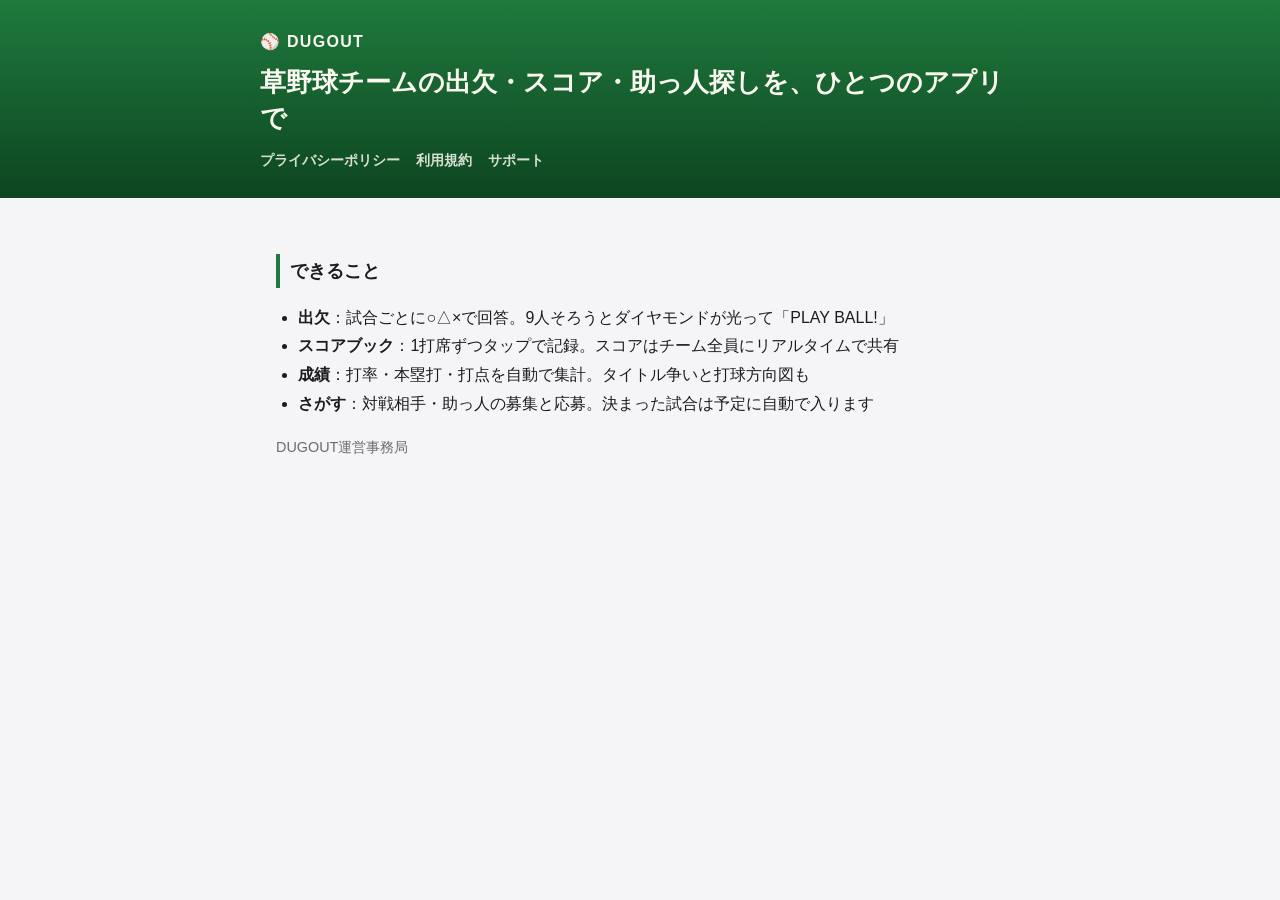
<file: index.html>
<!doctype html>
<html lang="ja">
<head>
<meta charset="utf-8">
<meta name="viewport" content="width=device-width, initial-scale=1">
<title>DUGOUT | 草野球チームの出欠・スコア・助っ人探し</title>
<link rel="stylesheet" href="style.css">
</head>
<body>
<header><div class="inner">
  <a href="index.html">⚾ DUGOUT</a>
  <h1>草野球チームの出欠・スコア・助っ人探しを、ひとつのアプリで</h1>
  <nav><a href="privacy.html">プライバシーポリシー</a><a href="terms.html">利用規約</a><a href="support.html">サポート</a></nav>
</div></header>
<main>
<h2>できること</h2>
<ul>
  <li><strong>出欠</strong>：試合ごとに○△×で回答。9人そろうとダイヤモンドが光って「PLAY BALL!」</li>
  <li><strong>スコアブック</strong>：1打席ずつタップで記録。スコアはチーム全員にリアルタイムで共有</li>
  <li><strong>成績</strong>：打率・本塁打・打点を自動で集計。タイトル争いと打球方向図も</li>
  <li><strong>さがす</strong>：対戦相手・助っ人の募集と応募。決まった試合は予定に自動で入ります</li>
</ul>
<p class="meta">DUGOUT運営事務局</p>
</main>
</body>
</html>
</file>
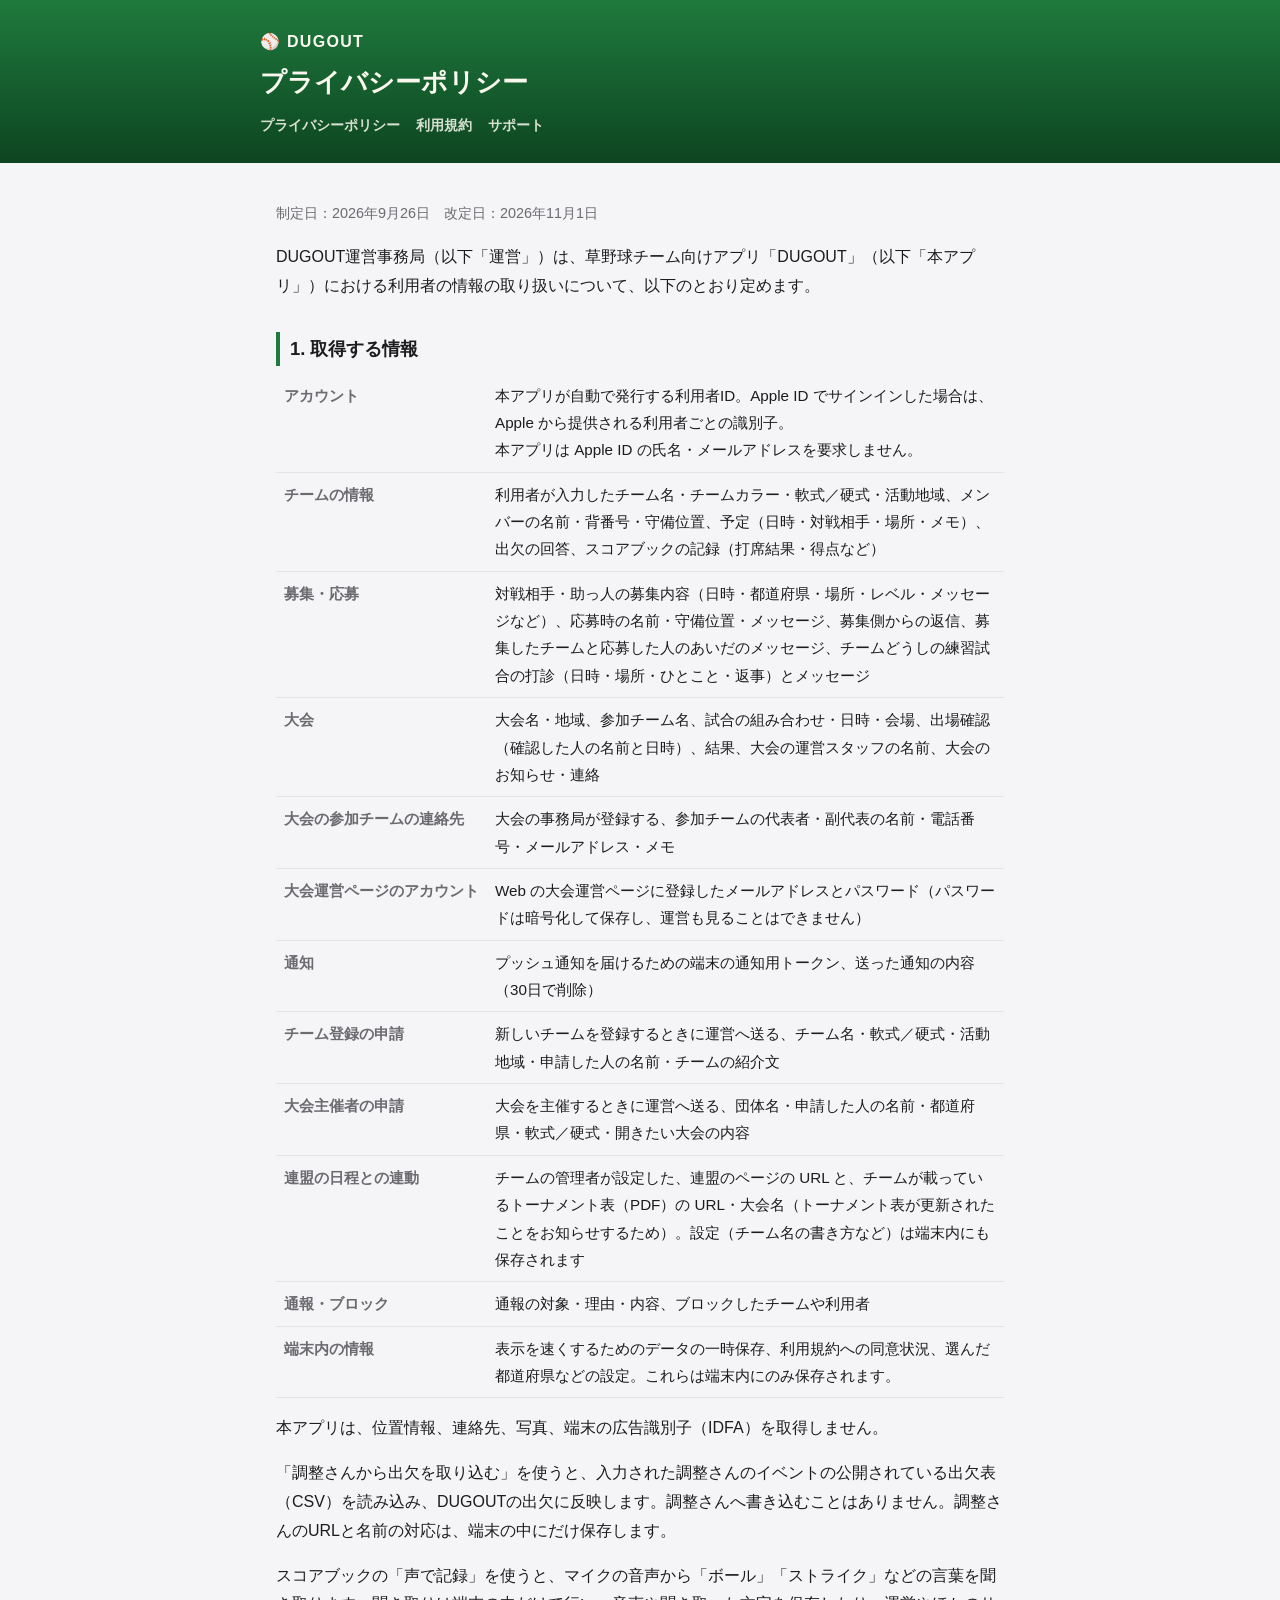
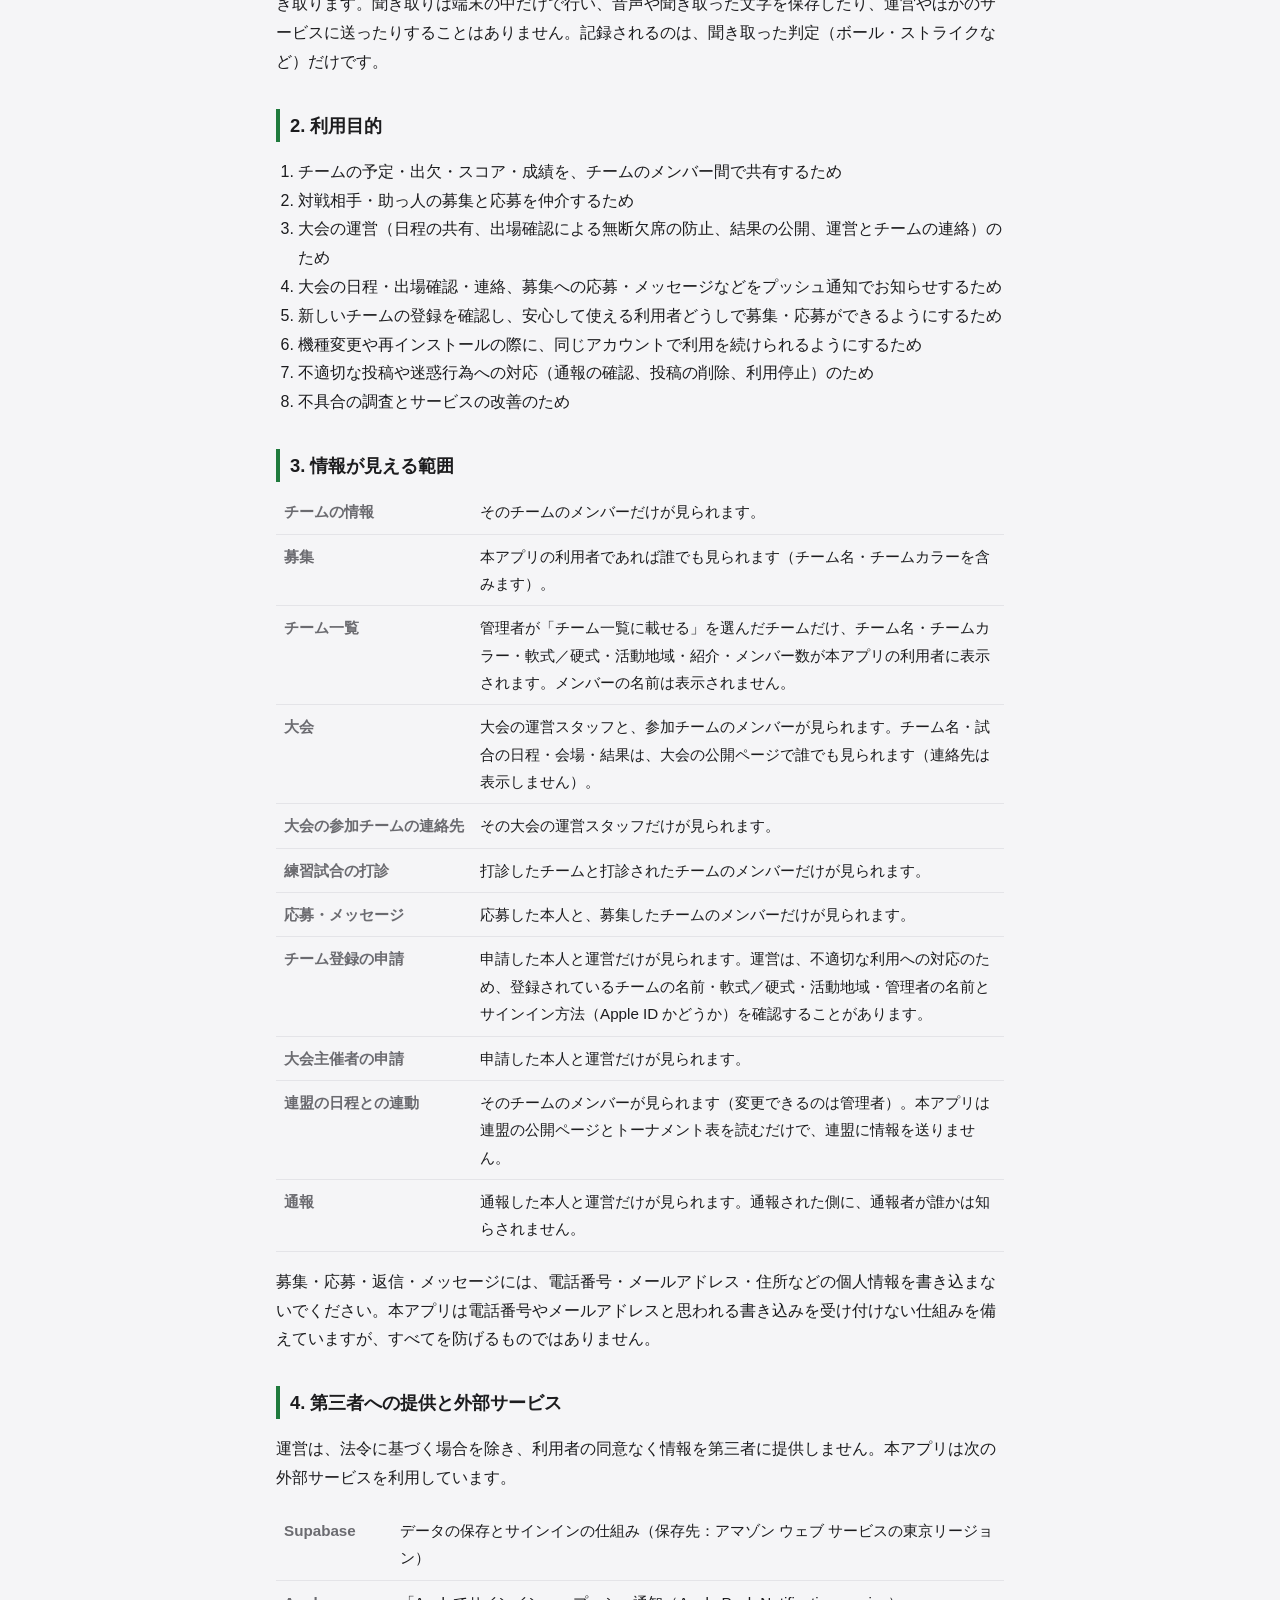
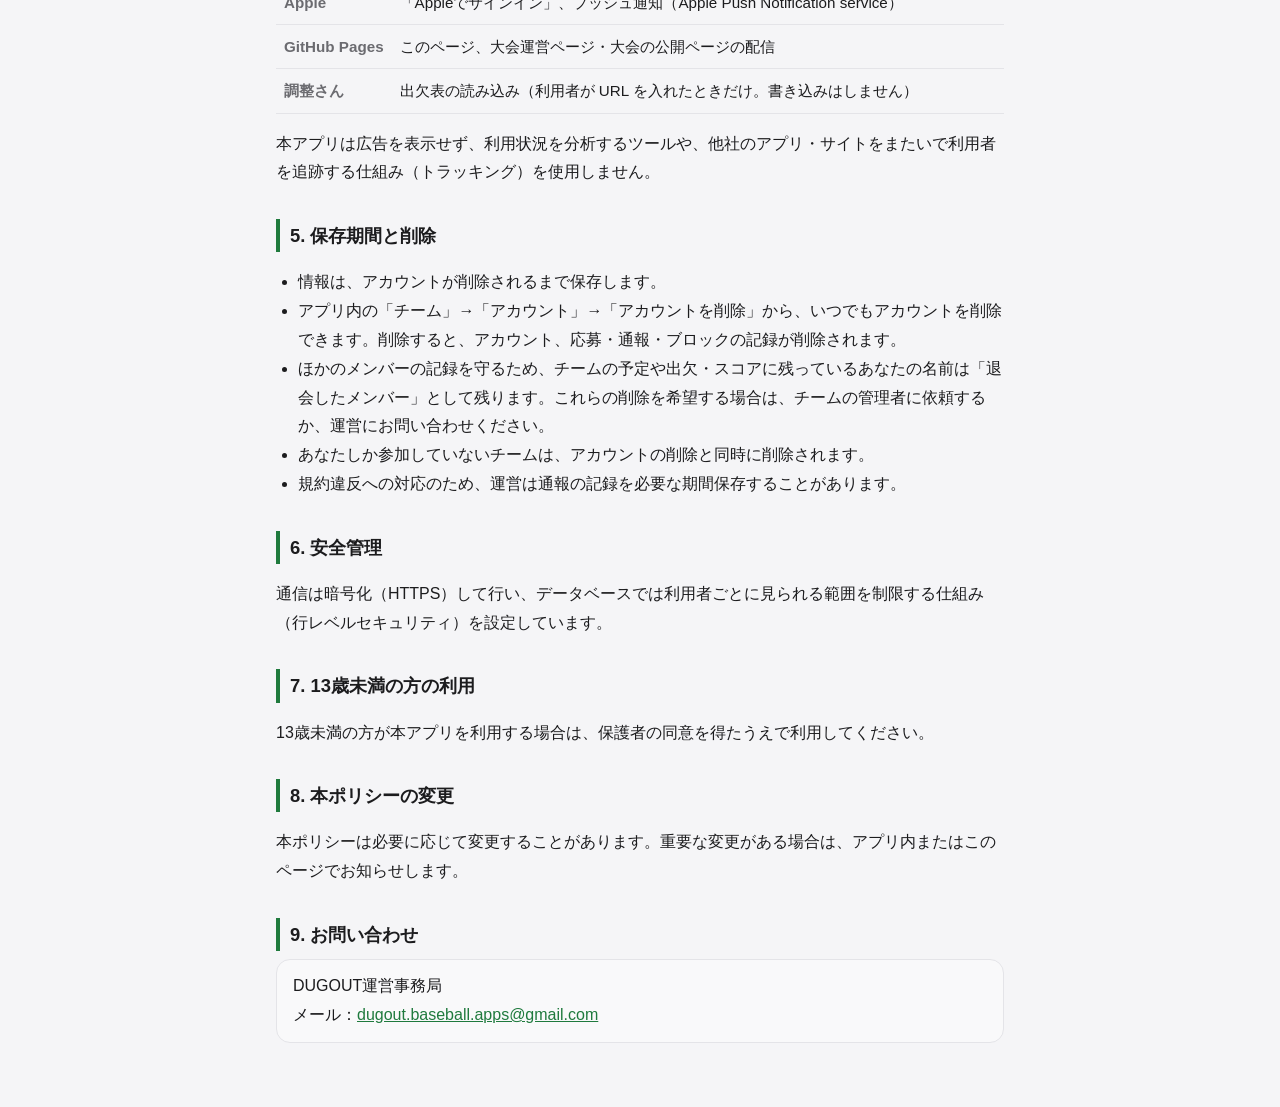
<file: privacy.html>
<!doctype html>
<html lang="ja">
<head>
<meta charset="utf-8">
<meta name="viewport" content="width=device-width, initial-scale=1">
<title>プライバシーポリシー | DUGOUT</title>
<link rel="stylesheet" href="style.css">
</head>
<body>
<header><div class="inner">
  <a href="index.html">⚾ DUGOUT</a>
  <h1>プライバシーポリシー</h1>
  <nav><a href="privacy.html">プライバシーポリシー</a><a href="terms.html">利用規約</a><a href="support.html">サポート</a></nav>
</div></header>
<main>
<p class="meta">制定日：2026年9月26日　改定日：2026年11月1日</p>

<p>DUGOUT運営事務局（以下「運営」）は、草野球チーム向けアプリ「DUGOUT」（以下「本アプリ」）における利用者の情報の取り扱いについて、以下のとおり定めます。</p>

<h2>1. 取得する情報</h2>
<table>
  <tr><th>アカウント</th><td>本アプリが自動で発行する利用者ID。Apple ID でサインインした場合は、Apple から提供される利用者ごとの識別子。<br>本アプリは Apple ID の氏名・メールアドレスを要求しません。</td></tr>
  <tr><th>チームの情報</th><td>利用者が入力したチーム名・チームカラー・軟式／硬式・活動地域、メンバーの名前・背番号・守備位置、予定（日時・対戦相手・場所・メモ）、出欠の回答、スコアブックの記録（打席結果・得点など）</td></tr>
  <tr><th>募集・応募</th><td>対戦相手・助っ人の募集内容（日時・都道府県・場所・レベル・メッセージなど）、応募時の名前・守備位置・メッセージ、募集側からの返信、募集したチームと応募した人のあいだのメッセージ、チームどうしの練習試合の打診（日時・場所・ひとこと・返事）とメッセージ</td></tr>
  <tr><th>大会</th><td>大会名・地域、参加チーム名、試合の組み合わせ・日時・会場、出場確認（確認した人の名前と日時）、結果、大会の運営スタッフの名前、大会のお知らせ・連絡</td></tr>
  <tr><th>大会の参加チームの連絡先</th><td>大会の事務局が登録する、参加チームの代表者・副代表の名前・電話番号・メールアドレス・メモ</td></tr>
  <tr><th>大会運営ページのアカウント</th><td>Web の大会運営ページに登録したメールアドレスとパスワード（パスワードは暗号化して保存し、運営も見ることはできません）</td></tr>
  <tr><th>通知</th><td>プッシュ通知を届けるための端末の通知用トークン、送った通知の内容（30日で削除）</td></tr>
  <tr><th>チーム登録の申請</th><td>新しいチームを登録するときに運営へ送る、チーム名・軟式／硬式・活動地域・申請した人の名前・チームの紹介文</td></tr>
  <tr><th>大会主催者の申請</th><td>大会を主催するときに運営へ送る、団体名・申請した人の名前・都道府県・軟式／硬式・開きたい大会の内容</td></tr>
  <tr><th>連盟の日程との連動</th><td>チームの管理者が設定した、連盟のページの URL と、チームが載っているトーナメント表（PDF）の URL・大会名（トーナメント表が更新されたことをお知らせするため）。設定（チーム名の書き方など）は端末内にも保存されます</td></tr>
  <tr><th>通報・ブロック</th><td>通報の対象・理由・内容、ブロックしたチームや利用者</td></tr>
  <tr><th>端末内の情報</th><td>表示を速くするためのデータの一時保存、利用規約への同意状況、選んだ都道府県などの設定。これらは端末内にのみ保存されます。</td></tr>
</table>
<p>本アプリは、位置情報、連絡先、写真、端末の広告識別子（IDFA）を取得しません。</p>
<p>「調整さんから出欠を取り込む」を使うと、入力された調整さんのイベントの公開されている出欠表（CSV）を読み込み、DUGOUTの出欠に反映します。調整さんへ書き込むことはありません。調整さんのURLと名前の対応は、端末の中にだけ保存します。</p>
<p>スコアブックの「声で記録」を使うと、マイクの音声から「ボール」「ストライク」などの言葉を聞き取ります。聞き取りは端末の中だけで行い、音声や聞き取った文字を保存したり、運営やほかのサービスに送ったりすることはありません。記録されるのは、聞き取った判定（ボール・ストライクなど）だけです。</p>

<h2>2. 利用目的</h2>
<ol>
  <li>チームの予定・出欠・スコア・成績を、チームのメンバー間で共有するため</li>
  <li>対戦相手・助っ人の募集と応募を仲介するため</li>
  <li>大会の運営（日程の共有、出場確認による無断欠席の防止、結果の公開、運営とチームの連絡）のため</li>
  <li>大会の日程・出場確認・連絡、募集への応募・メッセージなどをプッシュ通知でお知らせするため</li>
  <li>新しいチームの登録を確認し、安心して使える利用者どうしで募集・応募ができるようにするため</li>
  <li>機種変更や再インストールの際に、同じアカウントで利用を続けられるようにするため</li>
  <li>不適切な投稿や迷惑行為への対応（通報の確認、投稿の削除、利用停止）のため</li>
  <li>不具合の調査とサービスの改善のため</li>
</ol>

<h2>3. 情報が見える範囲</h2>
<table>
  <tr><th>チームの情報</th><td>そのチームのメンバーだけが見られます。</td></tr>
  <tr><th>募集</th><td>本アプリの利用者であれば誰でも見られます（チーム名・チームカラーを含みます）。</td></tr>
  <tr><th>チーム一覧</th><td>管理者が「チーム一覧に載せる」を選んだチームだけ、チーム名・チームカラー・軟式／硬式・活動地域・紹介・メンバー数が本アプリの利用者に表示されます。メンバーの名前は表示されません。</td></tr>
  <tr><th>大会</th><td>大会の運営スタッフと、参加チームのメンバーが見られます。チーム名・試合の日程・会場・結果は、大会の公開ページで誰でも見られます（連絡先は表示しません）。</td></tr>
  <tr><th>大会の参加チームの連絡先</th><td>その大会の運営スタッフだけが見られます。</td></tr>
  <tr><th>練習試合の打診</th><td>打診したチームと打診されたチームのメンバーだけが見られます。</td></tr>
  <tr><th>応募・メッセージ</th><td>応募した本人と、募集したチームのメンバーだけが見られます。</td></tr>
  <tr><th>チーム登録の申請</th><td>申請した本人と運営だけが見られます。運営は、不適切な利用への対応のため、登録されているチームの名前・軟式／硬式・活動地域・管理者の名前とサインイン方法（Apple ID かどうか）を確認することがあります。</td></tr>
  <tr><th>大会主催者の申請</th><td>申請した本人と運営だけが見られます。</td></tr>
  <tr><th>連盟の日程との連動</th><td>そのチームのメンバーが見られます（変更できるのは管理者）。本アプリは連盟の公開ページとトーナメント表を読むだけで、連盟に情報を送りません。</td></tr>
  <tr><th>通報</th><td>通報した本人と運営だけが見られます。通報された側に、通報者が誰かは知らされません。</td></tr>
</table>
<p>募集・応募・返信・メッセージには、電話番号・メールアドレス・住所などの個人情報を書き込まないでください。本アプリは電話番号やメールアドレスと思われる書き込みを受け付けない仕組みを備えていますが、すべてを防げるものではありません。</p>

<h2>4. 第三者への提供と外部サービス</h2>
<p>運営は、法令に基づく場合を除き、利用者の同意なく情報を第三者に提供しません。本アプリは次の外部サービスを利用しています。</p>
<table>
  <tr><th>Supabase</th><td>データの保存とサインインの仕組み（保存先：アマゾン ウェブ サービスの東京リージョン）</td></tr>
  <tr><th>Apple</th><td>「Appleでサインイン」、プッシュ通知（Apple Push Notification service）</td></tr>
  <tr><th>GitHub Pages</th><td>このページ、大会運営ページ・大会の公開ページの配信</td></tr>
  <tr><th>調整さん</th><td>出欠表の読み込み（利用者が URL を入れたときだけ。書き込みはしません）</td></tr>
</table>
<p>本アプリは広告を表示せず、利用状況を分析するツールや、他社のアプリ・サイトをまたいで利用者を追跡する仕組み（トラッキング）を使用しません。</p>

<h2>5. 保存期間と削除</h2>
<ul>
  <li>情報は、アカウントが削除されるまで保存します。</li>
  <li>アプリ内の「チーム」→「アカウント」→「アカウントを削除」から、いつでもアカウントを削除できます。削除すると、アカウント、応募・通報・ブロックの記録が削除されます。</li>
  <li>ほかのメンバーの記録を守るため、チームの予定や出欠・スコアに残っているあなたの名前は「退会したメンバー」として残ります。これらの削除を希望する場合は、チームの管理者に依頼するか、運営にお問い合わせください。</li>
  <li>あなたしか参加していないチームは、アカウントの削除と同時に削除されます。</li>
  <li>規約違反への対応のため、運営は通報の記録を必要な期間保存することがあります。</li>
</ul>

<h2>6. 安全管理</h2>
<p>通信は暗号化（HTTPS）して行い、データベースでは利用者ごとに見られる範囲を制限する仕組み（行レベルセキュリティ）を設定しています。</p>

<h2>7. 13歳未満の方の利用</h2>
<p>13歳未満の方が本アプリを利用する場合は、保護者の同意を得たうえで利用してください。</p>

<h2>8. 本ポリシーの変更</h2>
<p>本ポリシーは必要に応じて変更することがあります。重要な変更がある場合は、アプリ内またはこのページでお知らせします。</p>

<h2>9. お問い合わせ</h2>
<div class="card">
  DUGOUT運営事務局<br>
  メール：<a href="mailto:dugout.baseball.apps@gmail.com">dugout.baseball.apps@gmail.com</a>
</div>
</main>
</body>
</html>
</file>
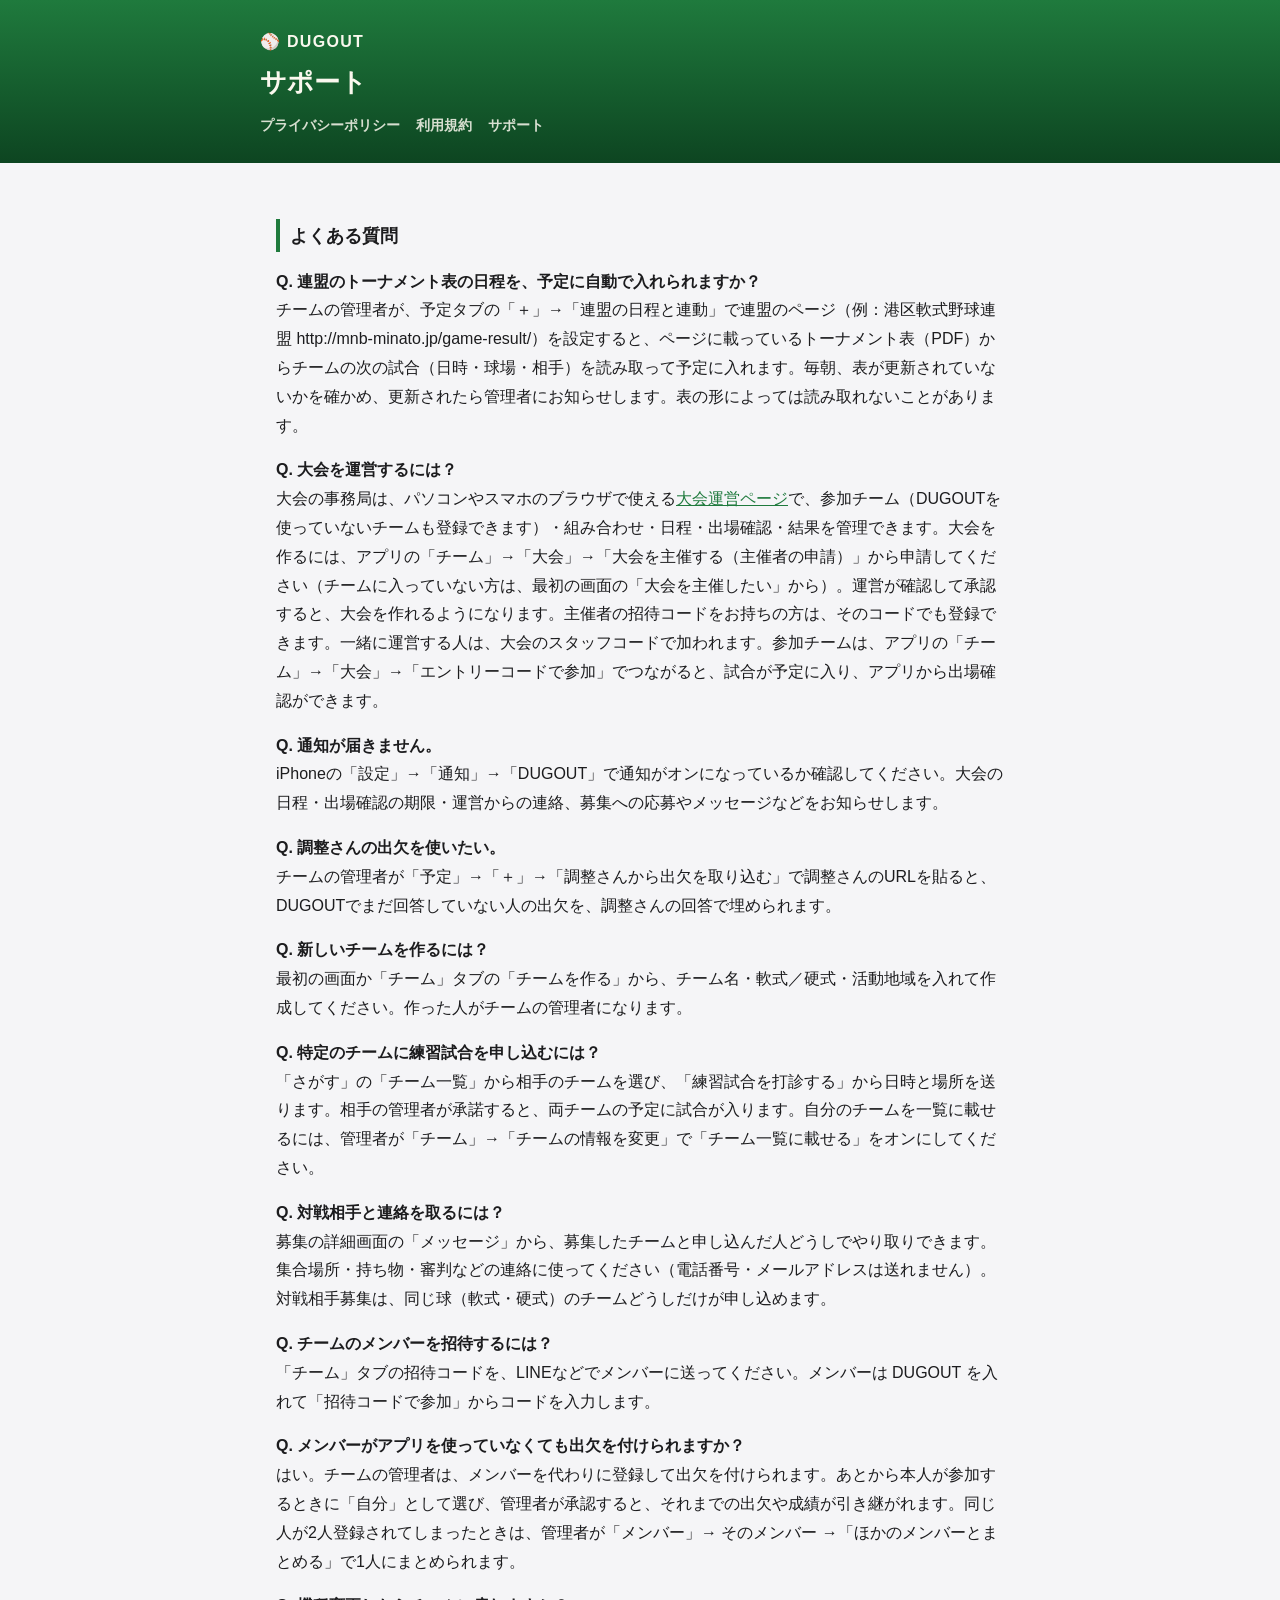
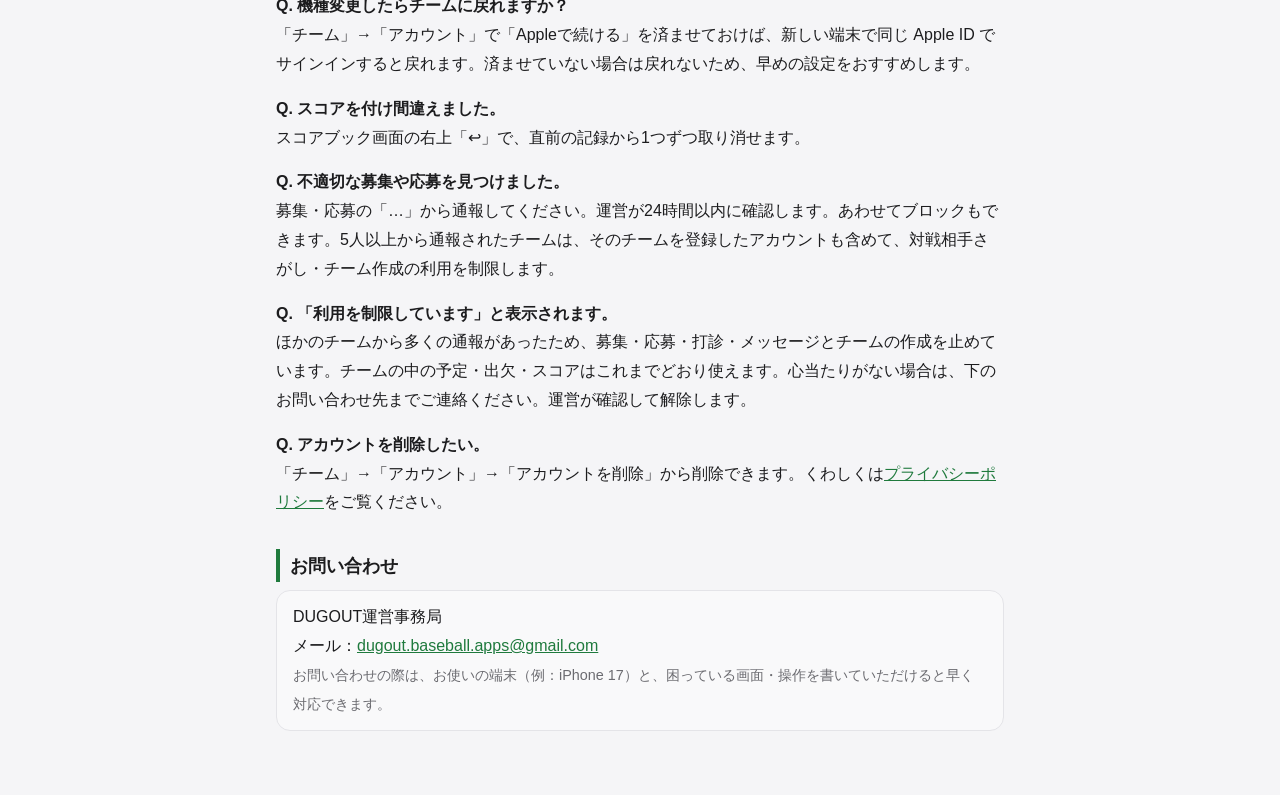
<file: support.html>
<!doctype html>
<html lang="ja">
<head>
<meta charset="utf-8">
<meta name="viewport" content="width=device-width, initial-scale=1">
<title>サポート | DUGOUT</title>
<link rel="stylesheet" href="style.css">
</head>
<body>
<header><div class="inner">
  <a href="index.html">⚾ DUGOUT</a>
  <h1>サポート</h1>
  <nav><a href="privacy.html">プライバシーポリシー</a><a href="terms.html">利用規約</a><a href="support.html">サポート</a></nav>
</div></header>
<main>

<h2>よくある質問</h2>

<p><strong>Q. 連盟のトーナメント表の日程を、予定に自動で入れられますか？</strong><br>
チームの管理者が、予定タブの「＋」→「連盟の日程と連動」で連盟のページ（例：港区軟式野球連盟 http://mnb-minato.jp/game-result/）を設定すると、ページに載っているトーナメント表（PDF）からチームの次の試合（日時・球場・相手）を読み取って予定に入れます。毎朝、表が更新されていないかを確かめ、更新されたら管理者にお知らせします。表の形によっては読み取れないことがあります。</p>

<p><strong>Q. 大会を運営するには？</strong><br>
大会の事務局は、パソコンやスマホのブラウザで使える<a href="admin/">大会運営ページ</a>で、参加チーム（DUGOUTを使っていないチームも登録できます）・組み合わせ・日程・出場確認・結果を管理できます。大会を作るには、アプリの「チーム」→「大会」→「大会を主催する（主催者の申請）」から申請してください（チームに入っていない方は、最初の画面の「大会を主催したい」から）。運営が確認して承認すると、大会を作れるようになります。主催者の招待コードをお持ちの方は、そのコードでも登録できます。一緒に運営する人は、大会のスタッフコードで加われます。参加チームは、アプリの「チーム」→「大会」→「エントリーコードで参加」でつながると、試合が予定に入り、アプリから出場確認ができます。</p>

<p><strong>Q. 通知が届きません。</strong><br>
iPhoneの「設定」→「通知」→「DUGOUT」で通知がオンになっているか確認してください。大会の日程・出場確認の期限・運営からの連絡、募集への応募やメッセージなどをお知らせします。</p>

<p><strong>Q. 調整さんの出欠を使いたい。</strong><br>
チームの管理者が「予定」→「＋」→「調整さんから出欠を取り込む」で調整さんのURLを貼ると、DUGOUTでまだ回答していない人の出欠を、調整さんの回答で埋められます。</p>

<p><strong>Q. 新しいチームを作るには？</strong><br>
最初の画面か「チーム」タブの「チームを作る」から、チーム名・軟式／硬式・活動地域を入れて作成してください。作った人がチームの管理者になります。</p>

<p><strong>Q. 特定のチームに練習試合を申し込むには？</strong><br>
「さがす」の「チーム一覧」から相手のチームを選び、「練習試合を打診する」から日時と場所を送ります。相手の管理者が承諾すると、両チームの予定に試合が入ります。自分のチームを一覧に載せるには、管理者が「チーム」→「チームの情報を変更」で「チーム一覧に載せる」をオンにしてください。</p>

<p><strong>Q. 対戦相手と連絡を取るには？</strong><br>
募集の詳細画面の「メッセージ」から、募集したチームと申し込んだ人どうしでやり取りできます。集合場所・持ち物・審判などの連絡に使ってください（電話番号・メールアドレスは送れません）。対戦相手募集は、同じ球（軟式・硬式）のチームどうしだけが申し込めます。</p>

<p><strong>Q. チームのメンバーを招待するには？</strong><br>
「チーム」タブの招待コードを、LINEなどでメンバーに送ってください。メンバーは DUGOUT を入れて「招待コードで参加」からコードを入力します。</p>

<p><strong>Q. メンバーがアプリを使っていなくても出欠を付けられますか？</strong><br>
はい。チームの管理者は、メンバーを代わりに登録して出欠を付けられます。あとから本人が参加するときに「自分」として選び、管理者が承認すると、それまでの出欠や成績が引き継がれます。同じ人が2人登録されてしまったときは、管理者が「メンバー」→ そのメンバー →「ほかのメンバーとまとめる」で1人にまとめられます。</p>

<p><strong>Q. 機種変更したらチームに戻れますか？</strong><br>
「チーム」→「アカウント」で「Appleで続ける」を済ませておけば、新しい端末で同じ Apple ID でサインインすると戻れます。済ませていない場合は戻れないため、早めの設定をおすすめします。</p>

<p><strong>Q. スコアを付け間違えました。</strong><br>
スコアブック画面の右上「↩︎」で、直前の記録から1つずつ取り消せます。</p>

<p><strong>Q. 不適切な募集や応募を見つけました。</strong><br>
募集・応募の「…」から通報してください。運営が24時間以内に確認します。あわせてブロックもできます。5人以上から通報されたチームは、そのチームを登録したアカウントも含めて、対戦相手さがし・チーム作成の利用を制限します。</p>

<p><strong>Q. 「利用を制限しています」と表示されます。</strong><br>
ほかのチームから多くの通報があったため、募集・応募・打診・メッセージとチームの作成を止めています。チームの中の予定・出欠・スコアはこれまでどおり使えます。心当たりがない場合は、下のお問い合わせ先までご連絡ください。運営が確認して解除します。</p>

<p><strong>Q. アカウントを削除したい。</strong><br>
「チーム」→「アカウント」→「アカウントを削除」から削除できます。くわしくは<a href="privacy.html">プライバシーポリシー</a>をご覧ください。</p>

<h2>お問い合わせ</h2>
<div class="card">
  DUGOUT運営事務局<br>
  メール：<a href="mailto:dugout.baseball.apps@gmail.com">dugout.baseball.apps@gmail.com</a><br>
  <span class="meta">お問い合わせの際は、お使いの端末（例：iPhone 17）と、困っている画面・操作を書いていただけると早く対応できます。</span>
</div>
</main>
</body>
</html>
</file>
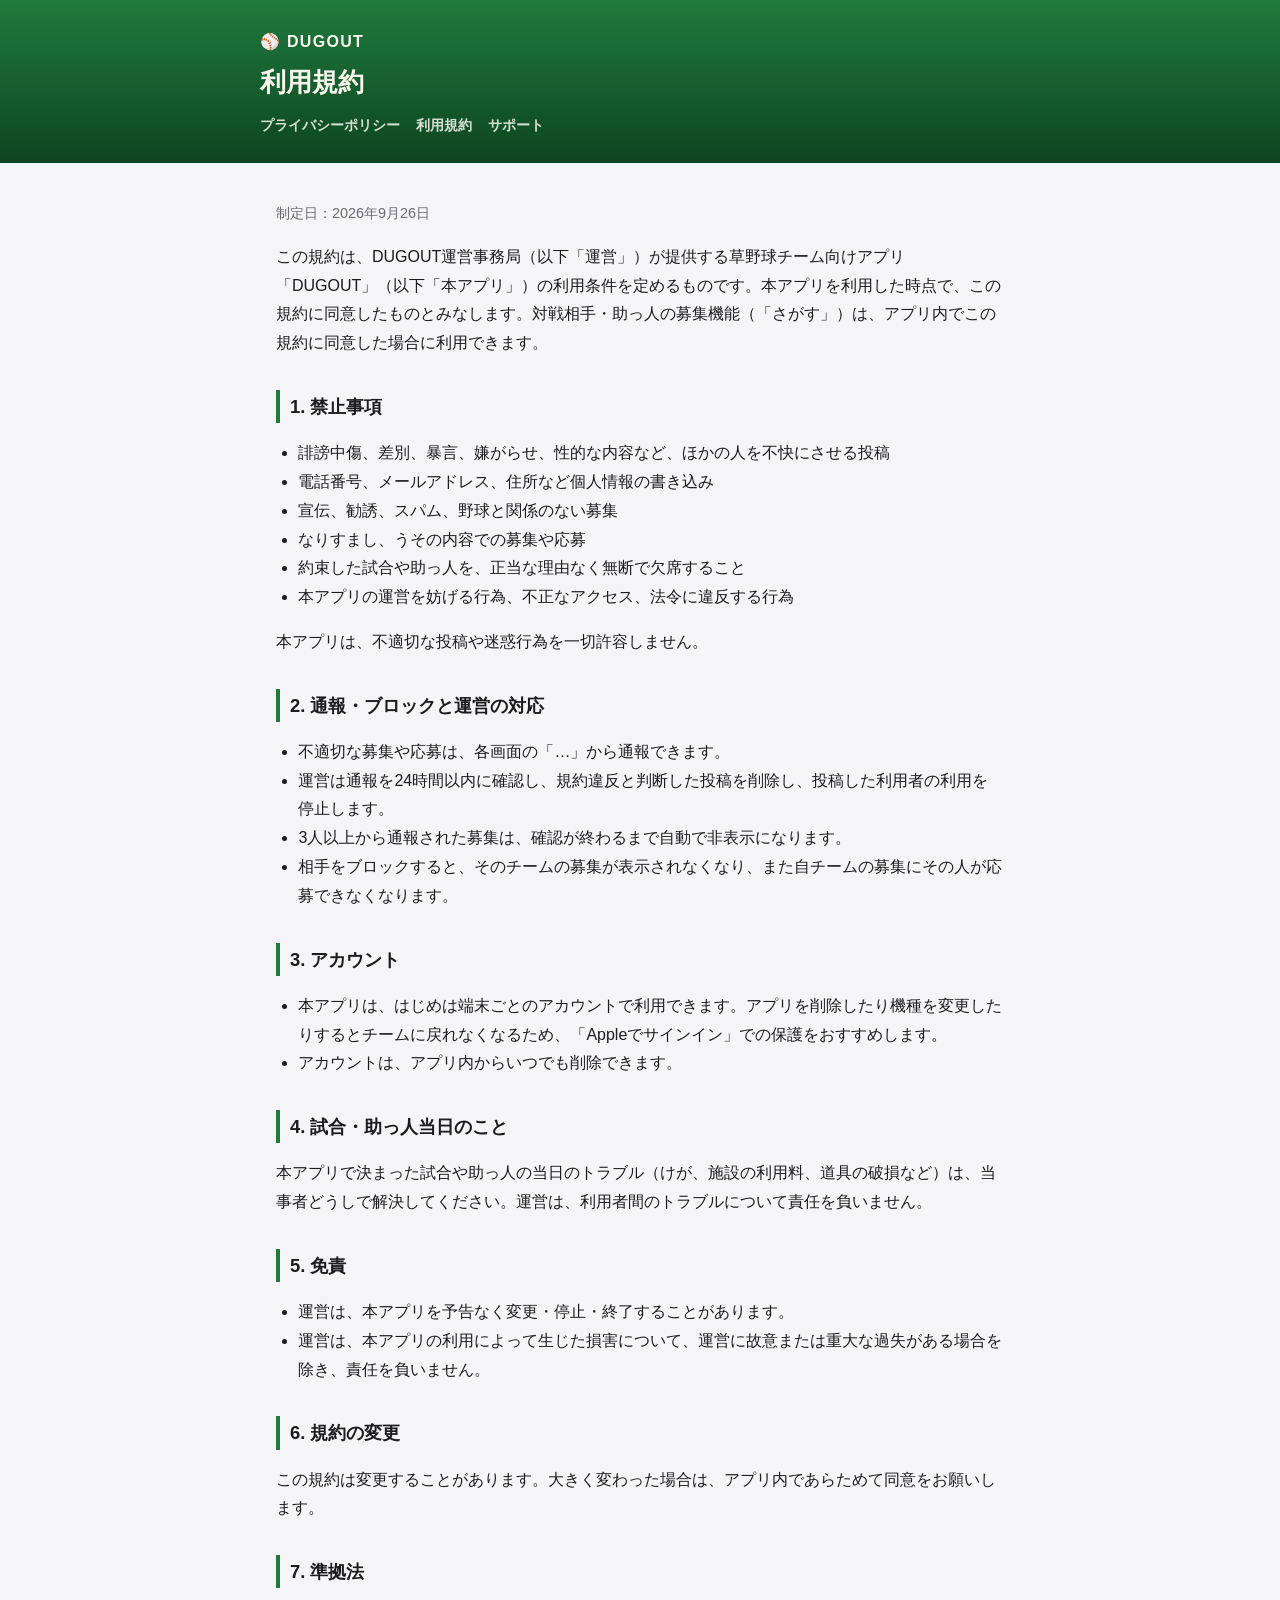
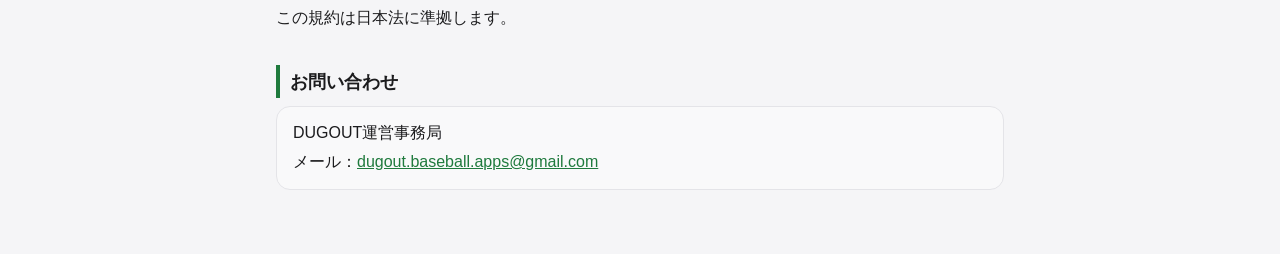
<file: terms.html>
<!doctype html>
<html lang="ja">
<head>
<meta charset="utf-8">
<meta name="viewport" content="width=device-width, initial-scale=1">
<title>利用規約 | DUGOUT</title>
<link rel="stylesheet" href="style.css">
</head>
<body>
<header><div class="inner">
  <a href="index.html">⚾ DUGOUT</a>
  <h1>利用規約</h1>
  <nav><a href="privacy.html">プライバシーポリシー</a><a href="terms.html">利用規約</a><a href="support.html">サポート</a></nav>
</div></header>
<main>
<p class="meta">制定日：2026年9月26日</p>

<p>この規約は、DUGOUT運営事務局（以下「運営」）が提供する草野球チーム向けアプリ「DUGOUT」（以下「本アプリ」）の利用条件を定めるものです。本アプリを利用した時点で、この規約に同意したものとみなします。対戦相手・助っ人の募集機能（「さがす」）は、アプリ内でこの規約に同意した場合に利用できます。</p>

<h2>1. 禁止事項</h2>
<ul>
  <li>誹謗中傷、差別、暴言、嫌がらせ、性的な内容など、ほかの人を不快にさせる投稿</li>
  <li>電話番号、メールアドレス、住所など個人情報の書き込み</li>
  <li>宣伝、勧誘、スパム、野球と関係のない募集</li>
  <li>なりすまし、うその内容での募集や応募</li>
  <li>約束した試合や助っ人を、正当な理由なく無断で欠席すること</li>
  <li>本アプリの運営を妨げる行為、不正なアクセス、法令に違反する行為</li>
</ul>
<p>本アプリは、不適切な投稿や迷惑行為を一切許容しません。</p>

<h2>2. 通報・ブロックと運営の対応</h2>
<ul>
  <li>不適切な募集や応募は、各画面の「…」から通報できます。</li>
  <li>運営は通報を24時間以内に確認し、規約違反と判断した投稿を削除し、投稿した利用者の利用を停止します。</li>
  <li>3人以上から通報された募集は、確認が終わるまで自動で非表示になります。</li>
  <li>相手をブロックすると、そのチームの募集が表示されなくなり、また自チームの募集にその人が応募できなくなります。</li>
</ul>

<h2>3. アカウント</h2>
<ul>
  <li>本アプリは、はじめは端末ごとのアカウントで利用できます。アプリを削除したり機種を変更したりするとチームに戻れなくなるため、「Appleでサインイン」での保護をおすすめします。</li>
  <li>アカウントは、アプリ内からいつでも削除できます。</li>
</ul>

<h2>4. 試合・助っ人当日のこと</h2>
<p>本アプリで決まった試合や助っ人の当日のトラブル（けが、施設の利用料、道具の破損など）は、当事者どうしで解決してください。運営は、利用者間のトラブルについて責任を負いません。</p>

<h2>5. 免責</h2>
<ul>
  <li>運営は、本アプリを予告なく変更・停止・終了することがあります。</li>
  <li>運営は、本アプリの利用によって生じた損害について、運営に故意または重大な過失がある場合を除き、責任を負いません。</li>
</ul>

<h2>6. 規約の変更</h2>
<p>この規約は変更することがあります。大きく変わった場合は、アプリ内であらためて同意をお願いします。</p>

<h2>7. 準拠法</h2>
<p>この規約は日本法に準拠します。</p>

<h2>お問い合わせ</h2>
<div class="card">
  DUGOUT運営事務局<br>
  メール：<a href="mailto:dugout.baseball.apps@gmail.com">dugout.baseball.apps@gmail.com</a>
</div>
</main>
</body>
</html>
</file>
<file: style.css>
:root { --grass: #1f7a3d; --grass-dark: #0d4521; --chalk: #faf8ee; --ink: #1c1c1e; --muted: #6b6b70; --line: #e4e4e8; --bg: #f5f5f7; }
@media (prefers-color-scheme: dark) { :root { --ink: #f2f2f5; --muted: #a0a0a8; --line: #333338; --bg: #111113; } }
* { box-sizing: border-box; }
body { margin: 0; background: var(--bg); color: var(--ink); font: 16px/1.8 -apple-system, "Hiragino Sans", "Hiragino Kaku Gothic ProN", "Noto Sans JP", sans-serif; }
header { background: linear-gradient(var(--grass), var(--grass-dark)); color: var(--chalk); padding: 28px 16px 24px; }
header .inner, main { max-width: 760px; margin: 0 auto; }
header a { color: var(--chalk); text-decoration: none; font-weight: 800; letter-spacing: .08em; }
header h1 { margin: 8px 0 0; font-size: 1.6rem; line-height: 1.4; }
nav { display: flex; gap: 16px; flex-wrap: wrap; margin-top: 12px; font-size: .9rem; }
nav a { font-weight: 600; letter-spacing: 0; opacity: .85; }
main { padding: 24px 16px 64px; }
h2 { font-size: 1.15rem; margin: 32px 0 8px; padding-left: 10px; border-left: 4px solid var(--grass); }
ul, ol { padding-left: 1.4em; }
table { width: 100%; border-collapse: collapse; font-size: .95rem; }
th, td { text-align: left; vertical-align: top; padding: 8px; border-bottom: 1px solid var(--line); }
th { white-space: nowrap; color: var(--muted); font-weight: 600; }
.meta { color: var(--muted); font-size: .9rem; }
.card { background: color-mix(in srgb, var(--bg) 60%, white 40%); border: 1px solid var(--line); border-radius: 14px; padding: 12px 16px; }
@media (prefers-color-scheme: dark) { .card { background: #1c1c1f; } }
a { color: var(--grass); }
</file>
